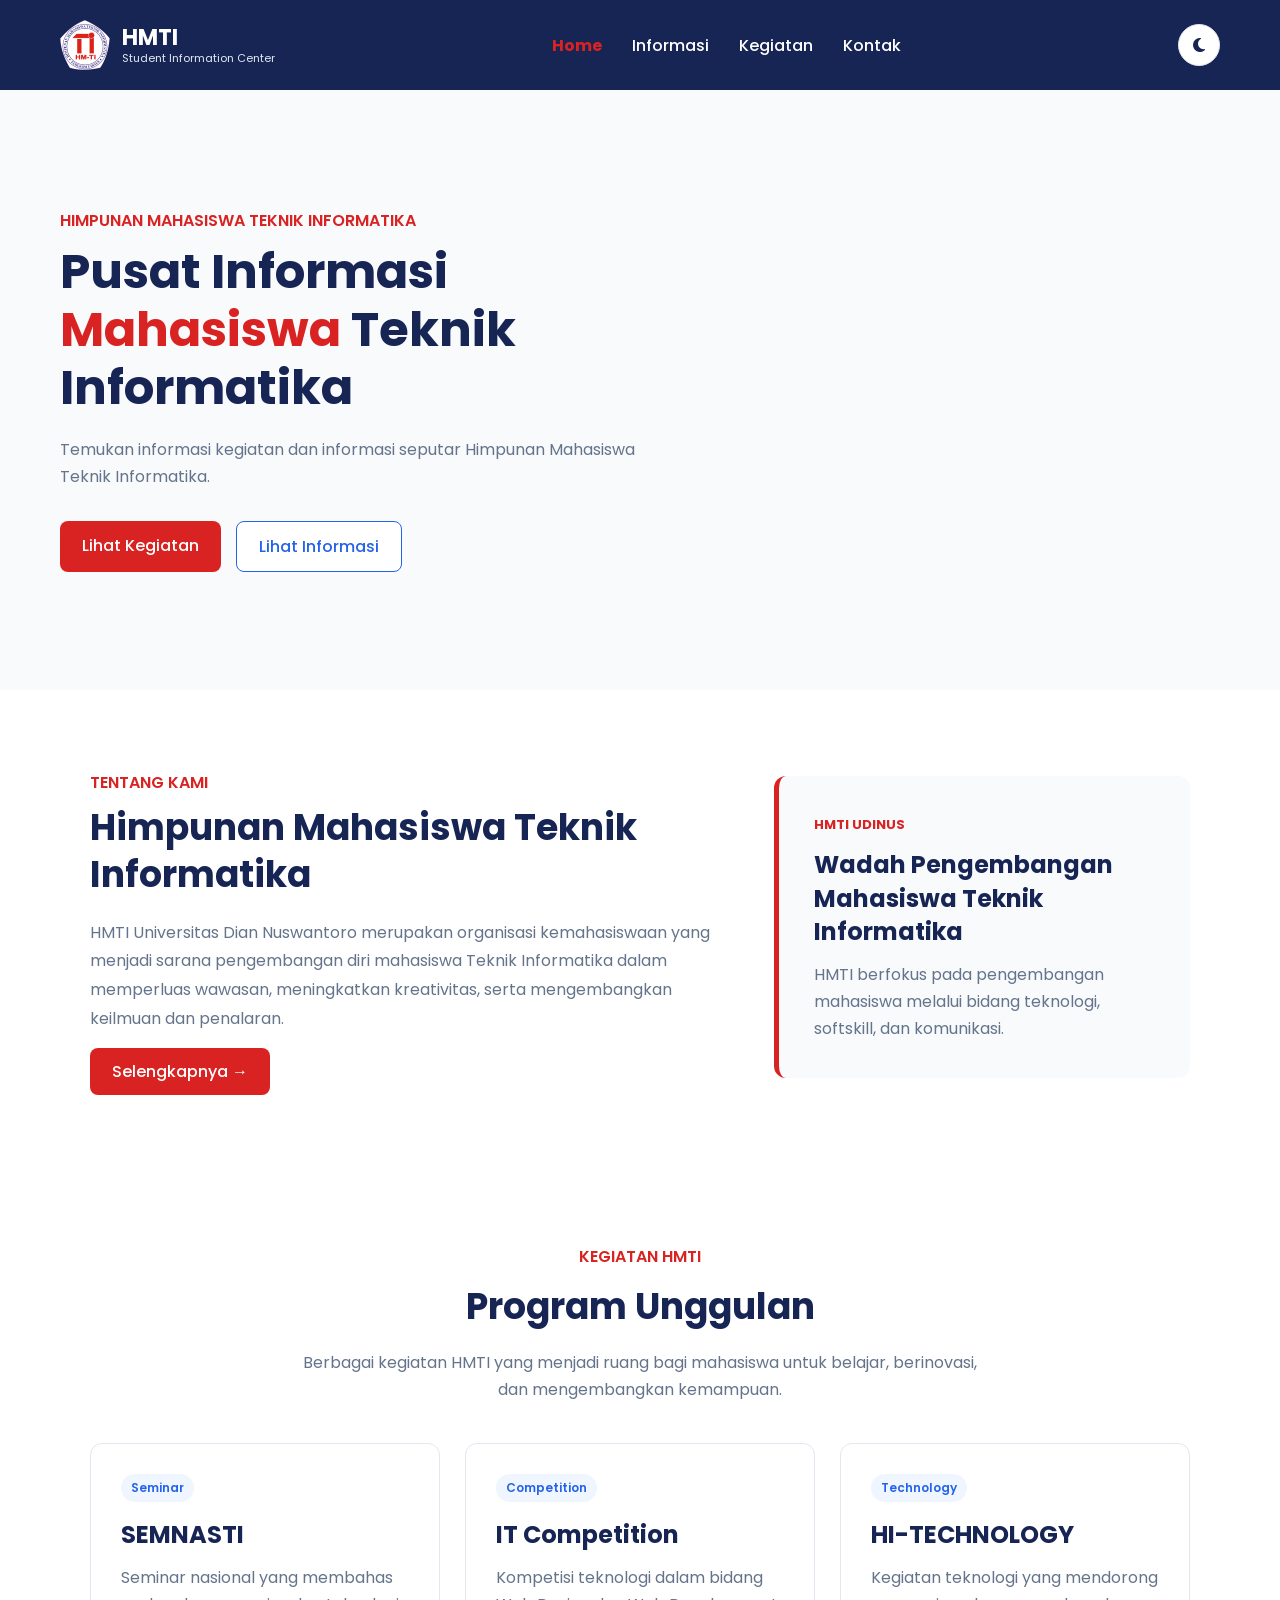
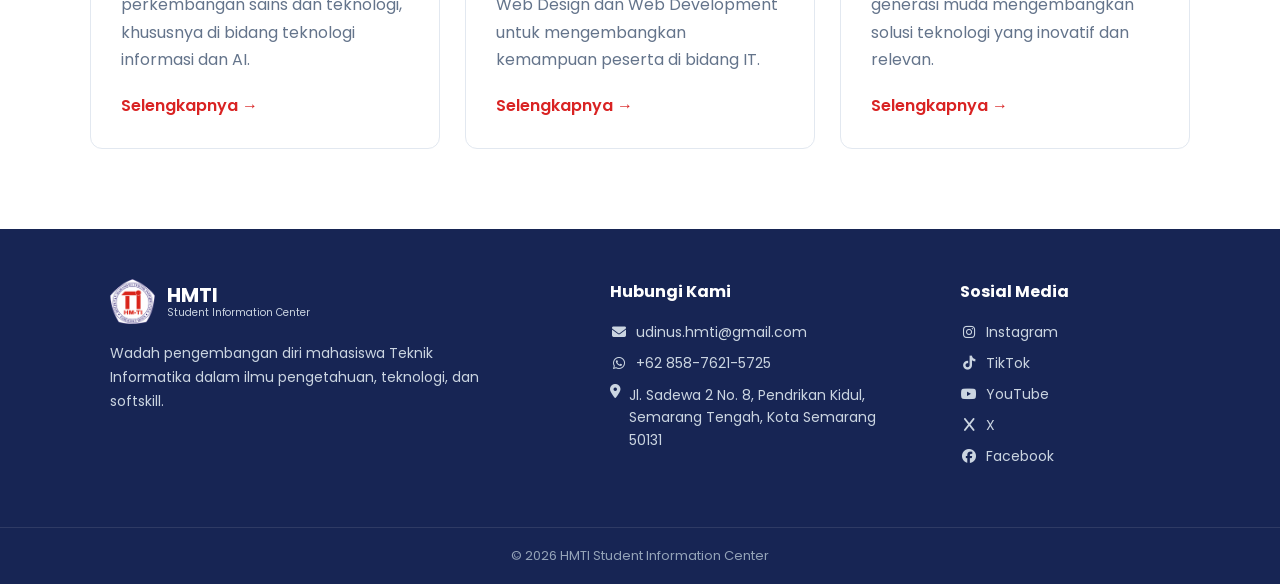
<file: index.html>
<!DOCTYPE html>
<html lang="id">
<head>
    <meta charset="UTF-8">
    <meta name="viewport" content="width=device-width, initial-scale=1.0">
    <title>HMTI Student Information Center</title>
    <link href="https://fonts.googleapis.com/css2?family=Poppins:wght@400;500;600;700&display=swap" rel="stylesheet">
    <link rel="stylesheet" href="https://cdnjs.cloudflare.com/ajax/libs/font-awesome/6.5.2/css/all.min.css">
    <link rel="stylesheet" href="css/style.css">
</head>
<body>
    <script>
        if (localStorage.getItem("theme") === "dark") {
            document.body.classList.add("dark-mode");
        }
    </script>

    <nav>
        <div class="brand">
            <img src="assets/LOGO_HMTI.png" alt="Logo HMTI">

            <div class="brand-text">
                <h2>HMTI</h2>
                <p>Student Information Center</p>
            </div>
        </div>

        <ul>
            <li><a href="index.html" class="active" aria-current="page">Home</a></li>
            <li><a href="informasi.html">Informasi</a></li>
            <li><a href="kegiatan.html">Kegiatan</a></li>
            <li><a href="kontak.html">Kontak</a></li>
        </ul>

        <button id="themeToggle" class="theme-toggle" aria-label="Ganti tema">
            <i class="fa-solid fa-moon"></i>
        </button>
    </nav>

    <main>
        <section class="hero">
            <div class="hero-text">
                <p class="subtitle">HIMPUNAN MAHASISWA TEKNIK INFORMATIKA</p>
                <h1>
                    Pusat Informasi<br>
                    <span>Mahasiswa</span>
                    Teknik Informatika
                </h1>
                <p>
                    Temukan informasi kegiatan dan informasi seputar
                    Himpunan Mahasiswa Teknik Informatika.
                </p>

                <div class="hero-buttons">
                    <a href="kegiatan.html" class="btn">
                        Lihat Kegiatan
                    </a>

                    <a href="informasi.html" class="btn-outline">
                        Lihat Informasi
                    </a>
                </div>
            </div>
        </section>

        <section class="about-section scroll-animation">
            <div class="about-container">
                <div class="about-text">
                    <p class="subtitle">TENTANG KAMI</p>

                    <h2>
                        Himpunan Mahasiswa
                        Teknik Informatika
                    </h2>

                    <p>
                        HMTI Universitas Dian Nuswantoro merupakan organisasi
                        kemahasiswaan yang menjadi sarana pengembangan diri
                        mahasiswa Teknik Informatika dalam memperluas wawasan,
                        meningkatkan kreativitas, serta mengembangkan keilmuan
                        dan penalaran.
                    </p>

                    <a href="informasi.html" class="btn">
                        Selengkapnya →
                    </a>
                </div>

                <div class="about-box">
                    <span>HMTI UDINUS</span>

                    <h3>
                        Wadah Pengembangan
                        Mahasiswa Teknik Informatika
                    </h3>

                    <p>
                        HMTI berfokus pada pengembangan mahasiswa melalui
                        bidang teknologi, softskill, dan komunikasi.
                    </p>
                </div>
            </div>
        </section>

        <section class="highlights scroll-animation">
            <div class="section-heading">
                <p class="subtitle">KEGIATAN HMTI</p>
                <h2>Program Unggulan</h2>
                <p>
                    Berbagai kegiatan HMTI yang menjadi ruang bagi mahasiswa
                    untuk belajar, berinovasi, dan mengembangkan kemampuan.
                </p>
            </div>

            <div class="activity-container">
                <article class="activity-card scroll-animation">
                    <div class="activity-content">
                        <span class="activity-tag">Seminar</span>
                        <h3>SEMNASTI</h3>
                        <p>
                            Seminar nasional yang membahas perkembangan
                            sains dan teknologi, khususnya di bidang
                            teknologi informasi dan AI.
                        </p>

                        <a href="kegiatan.html">
                            Selengkapnya →
                        </a>
                    </div>
                </article>

                <article class="activity-card">
                    <div class="activity-content">
                        <span class="activity-tag">Competition</span>
                        <h3>IT Competition</h3>
                        <p>
                            Kompetisi teknologi dalam bidang Web Design
                            dan Web Development untuk mengembangkan
                            kemampuan peserta di bidang IT.
                        </p>

                        <a href="kegiatan.html">
                            Selengkapnya →
                        </a>
                    </div>
                </article>

                <article class="activity-card">
                    <div class="activity-content">
                        <span class="activity-tag">Technology</span>
                        <h3>HI-TECHNOLOGY</h3>
                        <p>
                            Kegiatan teknologi yang mendorong generasi muda
                            mengembangkan solusi teknologi yang inovatif
                            dan relevan.
                        </p>

                        <a href="kegiatan.html">
                            Selengkapnya →
                        </a>
                    </div>
                </article>
            </div>
        </section>
    </main>

    <footer>
        <div class="footer-container">
            <div class="footer-brand">
                <div class="footer-logo">
                    <img src="assets/LOGO_HMTI.png" alt="Logo HMTI">

                    <div>
                        <h2>HMTI</h2>
                        <p>Student Information Center</p>
                    </div>
                </div>

                <p>
                    Wadah pengembangan diri mahasiswa Teknik Informatika
                    dalam ilmu pengetahuan, teknologi, dan softskill.
                </p>
            </div>

            <div class="footer-contact">
                <h3>Hubungi Kami</h3>

                <a href="mailto:udinus.hmti@gmail.com">
                    <i class="fa-solid fa-envelope"></i>
                    udinus.hmti@gmail.com
                </a>

                <a href="https://wa.me/6285876215725" target="_blank">
                    <i class="fa-brands fa-whatsapp"></i>
                    +62 858-7621-5725
                </a>

                <p>
                    <i class="fa-solid fa-location-dot"></i>
                    Jl. Sadewa 2 No. 8, Pendrikan Kidul,
                    Semarang Tengah, Kota Semarang 50131
                </p>
            </div>

            <div class="footer-social">
                <h3>Sosial Media</h3>

                <a href="https://www.instagram.com/hmtiudinus" target="_blank">
                    <i class="fa-brands fa-instagram"></i>
                    Instagram
                </a>

                <a href="https://www.tiktok.com/@hmtiudinus" target="_blank">
                    <i class="fa-brands fa-tiktok"></i>
                    TikTok
                </a>

                <a href="https://www.youtube.com/@hmtiudinus4102" target="_blank">
                    <i class="fa-brands fa-youtube"></i>
                    YouTube
                </a>

                <a href="https://x.com/hmtiudinus" target="_blank">
                    <i class="fa-brands fa-x"></i>
                    X
                </a>

                <a href="https://www.facebook.com/hmti.udinus" target="_blank">
                    <i class="fa-brands fa-facebook"></i>
                    Facebook
                </a>
            </div>
        </div>

        <div class="footer-bottom">
            <p>
                &copy; 2026 HMTI Student Information Center
            </p>
        </div>
    </footer>

    <script src="js/script.js"></script>
</body>
</html>
</file>
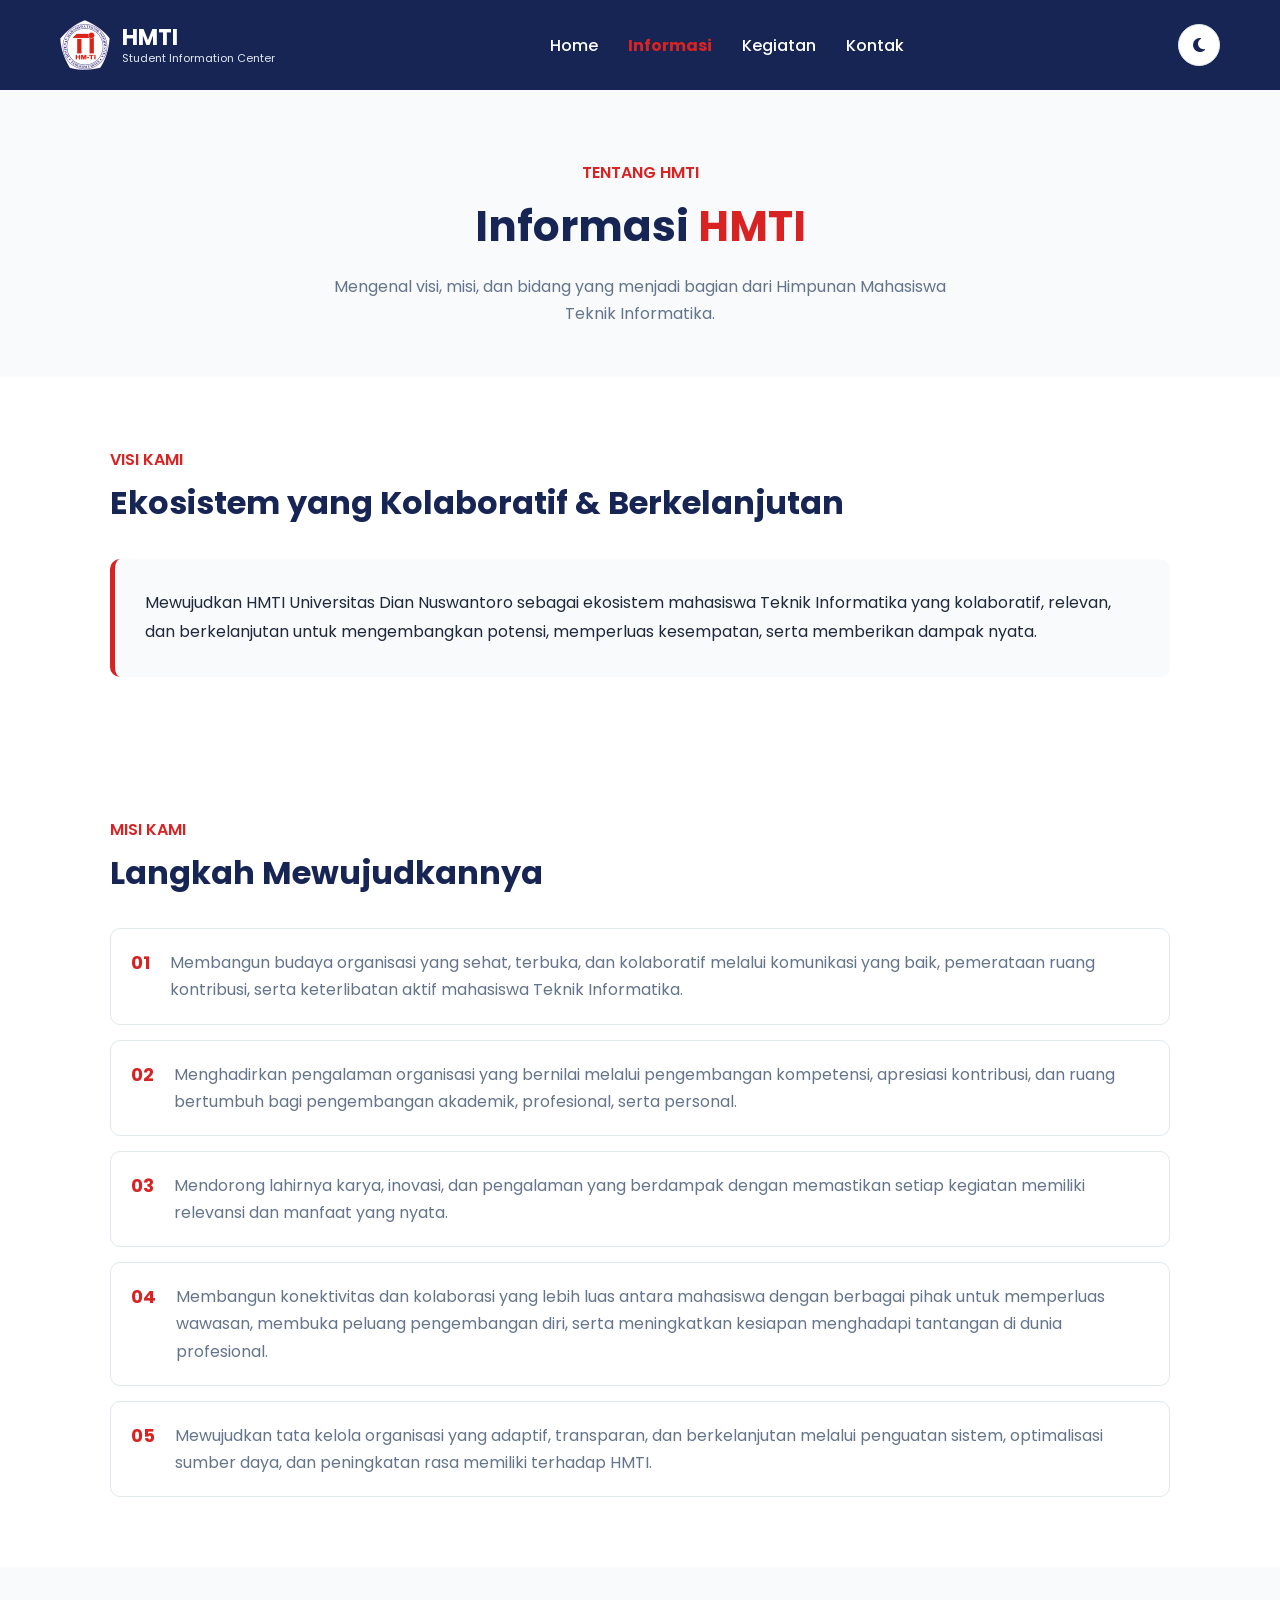
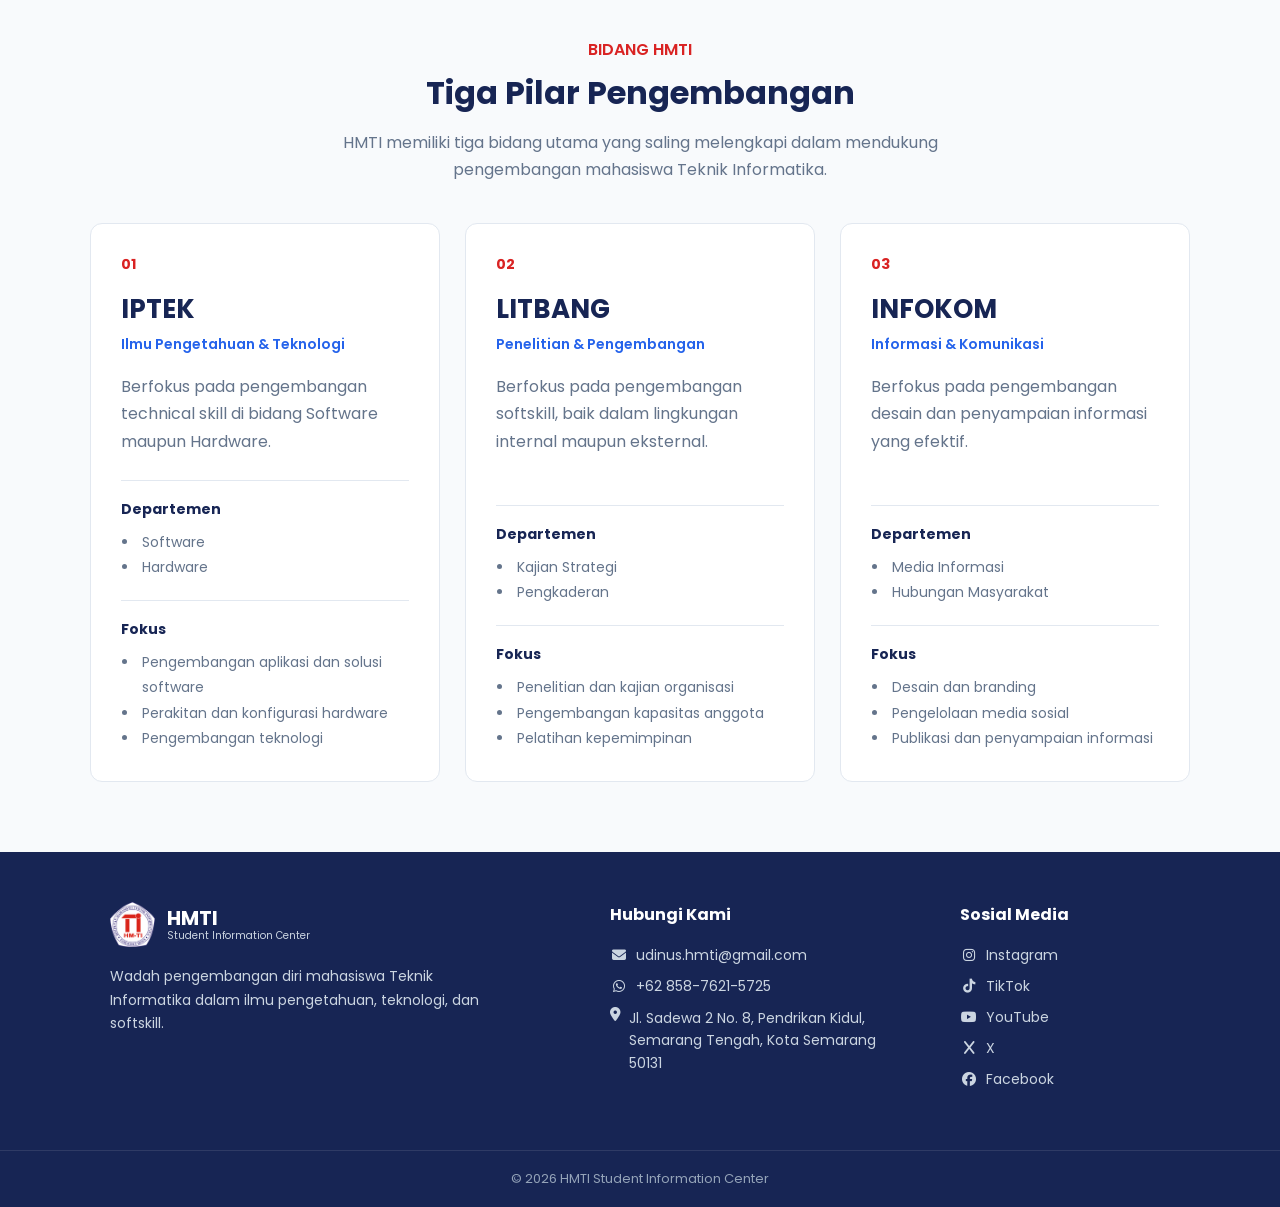
<file: informasi.html>
<!DOCTYPE html>
<html lang="id">
<head>
    <meta charset="UTF-8">
    <meta name="viewport" content="width=device-width, initial-scale=1.0">
    <title>Informasi - HMTI Student Information Center</title>
    <link href="https://fonts.googleapis.com/css2?family=Poppins:wght@400;500;600;700&display=swap" rel="stylesheet">
    <link rel="stylesheet" href="https://cdnjs.cloudflare.com/ajax/libs/font-awesome/6.5.2/css/all.min.css">
    <link rel="stylesheet" href="css/style.css">
</head>
<body>
    <script>
        if (localStorage.getItem("theme") === "dark") {
            document.body.classList.add("dark-mode");
        }
    </script>

    <nav>
        <div class="brand">
            <img src="assets/LOGO_HMTI.png" alt="Logo HMTI">

            <div class="brand-text">
                <h2>HMTI</h2>
                <p>Student Information Center</p>
            </div>
        </div>

        <ul>
            <li><a href="index.html">Home</a></li>
            <li><a href="informasi.html" class="active" aria-current="page">Informasi</a></li>
            <li><a href="kegiatan.html">Kegiatan</a></li>
            <li><a href="kontak.html">Kontak</a></li>
        </ul>

        <button id="themeToggle" class="theme-toggle" aria-label="Ganti tema">
            <i class="fa-solid fa-moon"></i>
        </button>
    </nav>

    <main>
        <section class="page-header">
            <p class="subtitle">TENTANG HMTI</p>

            <h1>Informasi <span>HMTI</span></h1>

            <p>
                Mengenal visi, misi, dan bidang yang menjadi bagian
                dari Himpunan Mahasiswa Teknik Informatika.
            </p>
        </section>

        <section class="info-section scroll-animation">

            <div class="info-heading">
                <p class="subtitle">VISI KAMI</p>

                <h2>Ekosistem yang Kolaboratif & Berkelanjutan</h2>
            </div>

            <div class="vision-box">
                <p>
                    Mewujudkan HMTI Universitas Dian Nuswantoro sebagai
                    ekosistem mahasiswa Teknik Informatika yang kolaboratif,
                    relevan, dan berkelanjutan untuk mengembangkan potensi,
                    memperluas kesempatan, serta memberikan dampak nyata.
                </p>
            </div>

        </section>

        <section class="info-section mission-section">

            <div class="info-heading">
                <p class="subtitle">MISI KAMI</p>

                <h2>Langkah Mewujudkannya</h2>
            </div>

            <div class="mission-list">
                <div class="mission-item scroll-animation">
                    <span>01</span>

                    <p>
                        Membangun budaya organisasi yang sehat, terbuka,
                        dan kolaboratif melalui komunikasi yang baik,
                        pemerataan ruang kontribusi, serta keterlibatan
                        aktif mahasiswa Teknik Informatika.
                    </p>
                </div>

                <div class="mission-item scroll-animation">
                    <span>02</span>

                    <p>
                        Menghadirkan pengalaman organisasi yang bernilai
                        melalui pengembangan kompetensi, apresiasi kontribusi,
                        dan ruang bertumbuh bagi pengembangan akademik,
                        profesional, serta personal.
                    </p>
                </div>

                <div class="mission-item scroll-animation">
                    <span>03</span>

                    <p>
                        Mendorong lahirnya karya, inovasi, dan pengalaman
                        yang berdampak dengan memastikan setiap kegiatan
                        memiliki relevansi dan manfaat yang nyata.
                    </p>
                </div>

                <div class="mission-item scroll-animation">
                    <span>04</span>

                    <p>
                        Membangun konektivitas dan kolaborasi yang lebih luas
                        antara mahasiswa dengan berbagai pihak untuk
                        memperluas wawasan, membuka peluang pengembangan diri,
                        serta meningkatkan kesiapan menghadapi tantangan
                        di dunia profesional.
                    </p>
                </div>

                <div class="mission-item scroll-animation">
                    <span>05</span>

                    <p>
                        Mewujudkan tata kelola organisasi yang adaptif,
                        transparan, dan berkelanjutan melalui penguatan sistem,
                        optimalisasi sumber daya, dan peningkatan rasa memiliki
                        terhadap HMTI.
                    </p>
                </div>

            </div>

        </section>

        <section class="info-section fields-section">

            <div class="info-heading">
                <p class="subtitle">BIDANG HMTI</p>

                <h2>Tiga Pilar Pengembangan</h2>

                <p>
                    HMTI memiliki tiga bidang utama yang saling melengkapi
                    dalam mendukung pengembangan mahasiswa Teknik Informatika.
                </p>
            </div>

            <div class="field-container">
                <article class="field-card scroll-animation">
                    <span class="field-number">01</span>

                    <h3>IPTEK</h3>

                    <p class="field-title">
                        Ilmu Pengetahuan & Teknologi
                    </p>

                    <p class="field-description">
                        Berfokus pada pengembangan technical skill
                        di bidang Software maupun Hardware.
                    </p>

                    <div class="field-detail">
                        <h4>Departemen</h4>

                        <ul>
                            <li>Software</li>
                            <li>Hardware</li>
                        </ul>
                    </div>

                    <div class="field-detail">
                        <h4>Fokus</h4>

                        <ul>
                            <li>Pengembangan aplikasi dan solusi software</li>
                            <li>Perakitan dan konfigurasi hardware</li>
                            <li>Pengembangan teknologi</li>
                        </ul>
                    </div>
                </article>


                <article class="field-card scroll-animation">
                    <span class="field-number">02</span>

                    <h3>LITBANG</h3>

                    <p class="field-title">
                        Penelitian & Pengembangan
                    </p>

                    <p class="field-description">
                        Berfokus pada pengembangan softskill,
                        baik dalam lingkungan internal maupun eksternal.
                    </p>

                    <div class="field-detail">
                        <h4>Departemen</h4>

                        <ul>
                            <li>Kajian Strategi</li>
                            <li>Pengkaderan</li>
                        </ul>
                    </div>

                    <div class="field-detail">
                        <h4>Fokus</h4>

                        <ul>
                            <li>Penelitian dan kajian organisasi</li>
                            <li>Pengembangan kapasitas anggota</li>
                            <li>Pelatihan kepemimpinan</li>
                        </ul>
                    </div>
                </article>


                <article class="field-card scroll-animation">
                    <span class="field-number">03</span>

                    <h3>INFOKOM</h3>

                    <p class="field-title">
                        Informasi & Komunikasi
                    </p>

                    <p class="field-description">
                        Berfokus pada pengembangan desain
                        dan penyampaian informasi yang efektif.
                    </p>

                    <div class="field-detail">
                        <h4>Departemen</h4>

                        <ul>
                            <li>Media Informasi</li>
                            <li>Hubungan Masyarakat</li>
                        </ul>
                    </div>

                    <div class="field-detail">
                        <h4>Fokus</h4>

                        <ul>
                            <li>Desain dan branding</li>
                            <li>Pengelolaan media sosial</li>
                            <li>Publikasi dan penyampaian informasi</li>
                        </ul>
                    </div>
                </article>
            </div>
        </section>
    </main>

    <footer>
        <div class="footer-container">
            <div class="footer-brand">
                <div class="footer-logo">
                    <img src="assets/LOGO_HMTI.png" alt="Logo HMTI">

                    <div>
                        <h2>HMTI</h2>
                        <p>Student Information Center</p>
                    </div>
                </div>

                <p>
                    Wadah pengembangan diri mahasiswa Teknik Informatika
                    dalam ilmu pengetahuan, teknologi, dan softskill.
                </p>
            </div>

            <div class="footer-contact">
                <h3>Hubungi Kami</h3>

                <a href="mailto:udinus.hmti@gmail.com">
                    <i class="fa-solid fa-envelope"></i>
                    udinus.hmti@gmail.com
                </a>

                <a href="https://wa.me/6285876215725" target="_blank">
                    <i class="fa-brands fa-whatsapp"></i>
                    +62 858-7621-5725
                </a>

                <p>
                    <i class="fa-solid fa-location-dot"></i>
                    Jl. Sadewa 2 No. 8, Pendrikan Kidul,
                    Semarang Tengah, Kota Semarang 50131
                </p>
            </div>

            <div class="footer-social">
                <h3>Sosial Media</h3>

                <a href="https://www.instagram.com/hmtiudinus" target="_blank">
                    <i class="fa-brands fa-instagram"></i>
                    Instagram
                </a>

                <a href="https://www.tiktok.com/@hmtiudinus" target="_blank">
                    <i class="fa-brands fa-tiktok"></i>
                    TikTok
                </a>

                <a href="https://www.youtube.com/@hmtiudinus4102" target="_blank">
                    <i class="fa-brands fa-youtube"></i>
                    YouTube
                </a>

                <a href="https://x.com/hmtiudinus" target="_blank">
                    <i class="fa-brands fa-x"></i>
                    X
                </a>

                <a href="https://www.facebook.com/hmti.udinus" target="_blank">
                    <i class="fa-brands fa-facebook"></i>
                    Facebook
                </a>
            </div>
        </div>

        <div class="footer-bottom">
            <p>
                &copy; 2026 HMTI Student Information Center
            </p>
        </div>
    </footer>

    <script src="js/script.js"></script>
</body>
</html>
</file>
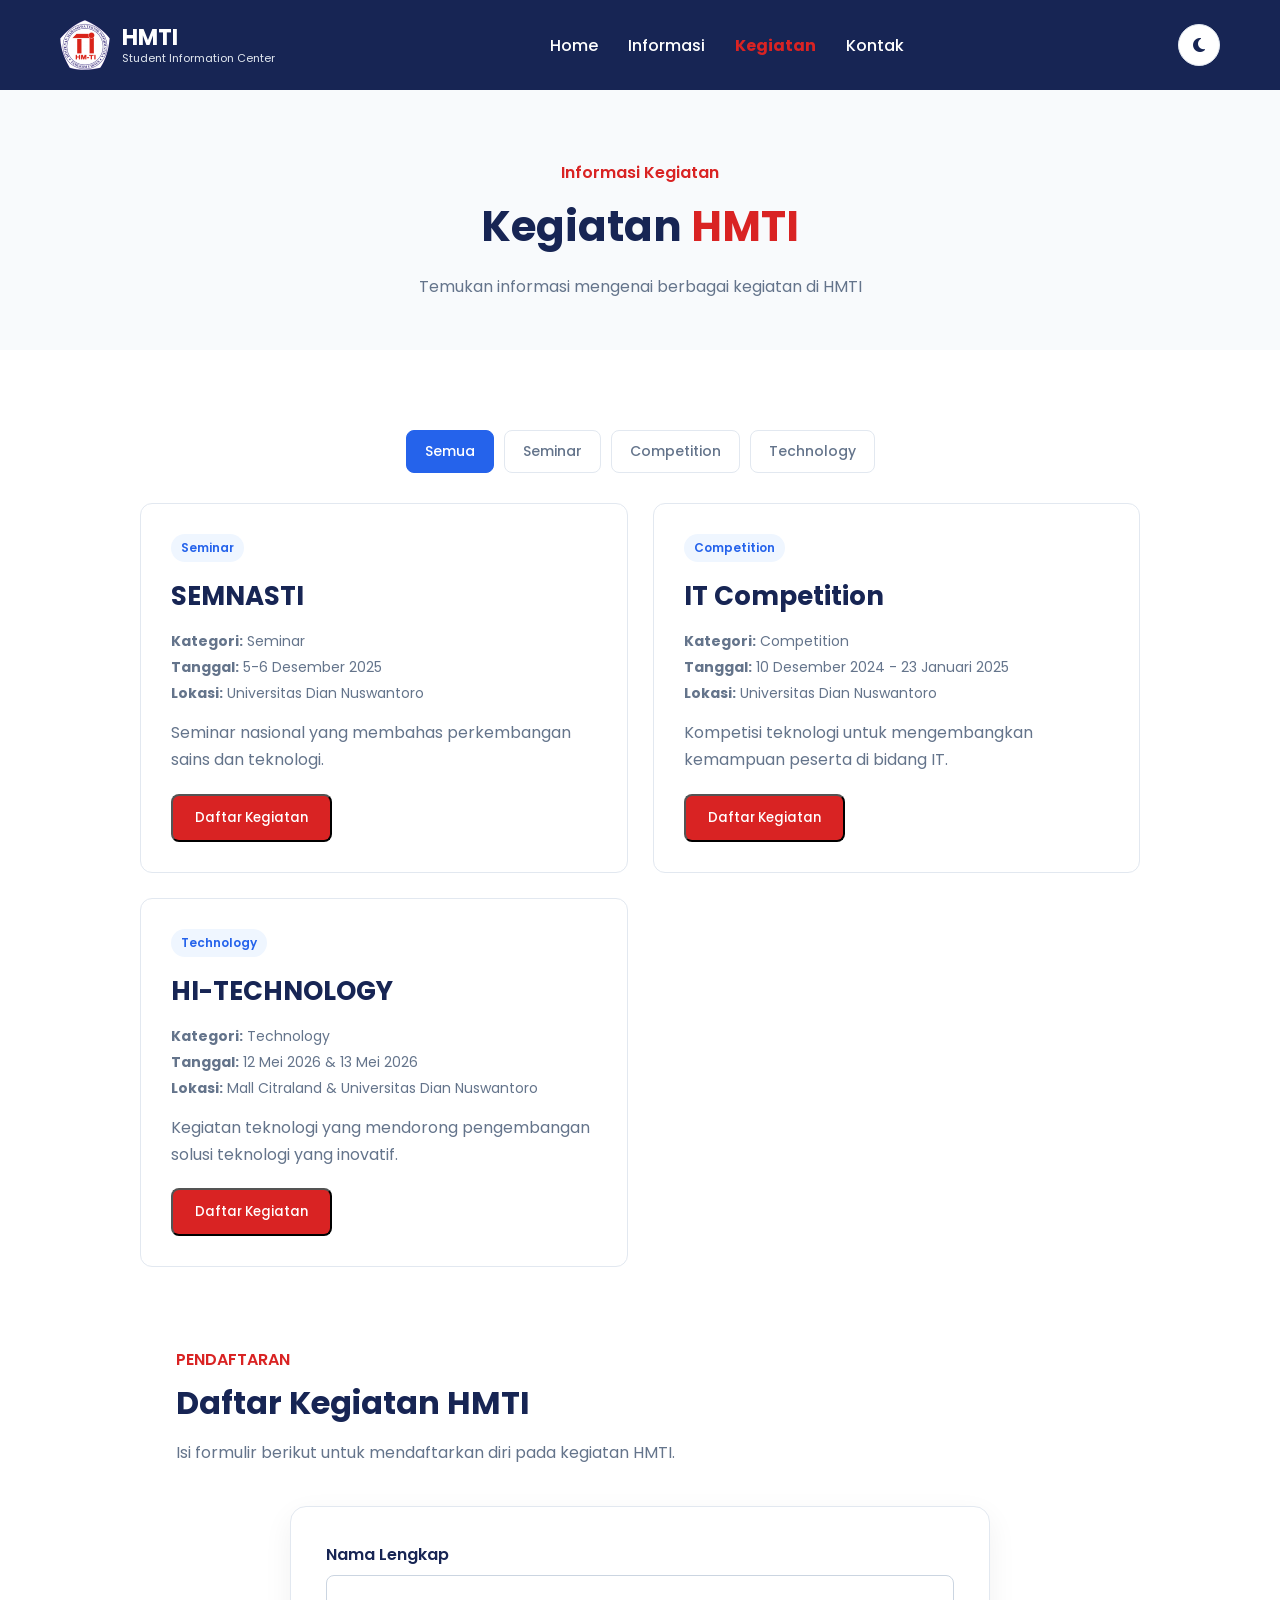
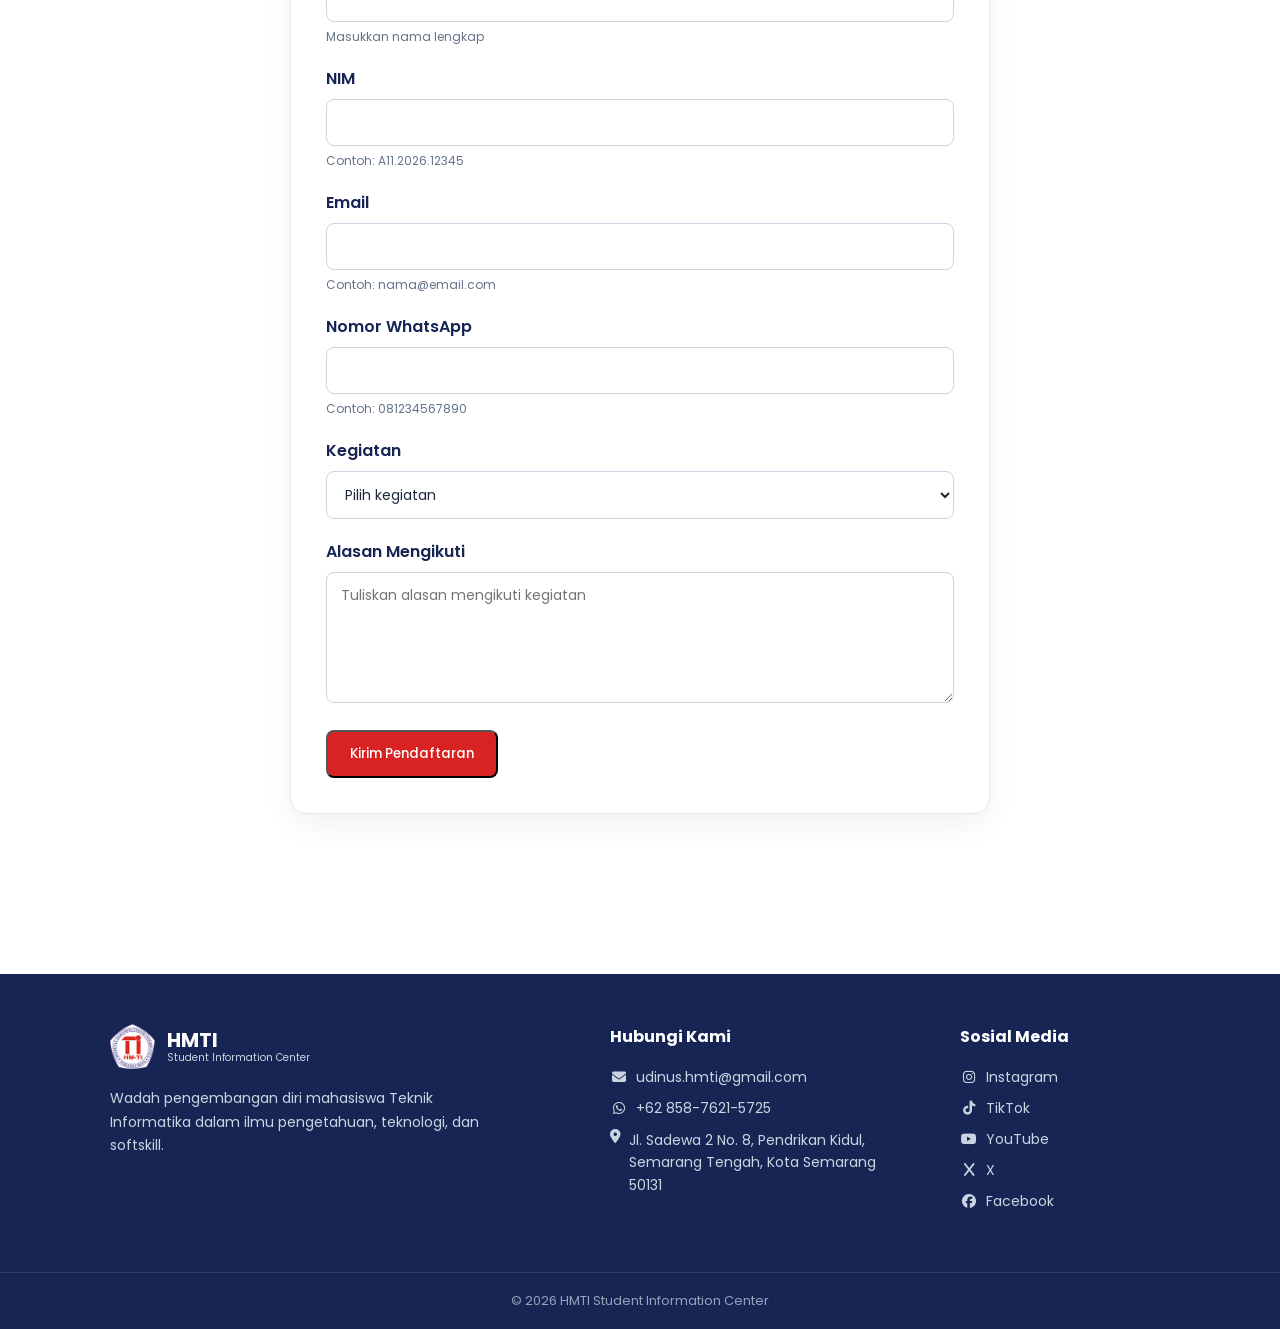
<file: kegiatan.html>
<!DOCTYPE html>
<html lang="id">
<head>
    <meta charset="UTF-8">
    <meta name="viewport" content="width=device-width, initial-scale=1.0">
    <title>Kegiatan - HMTI Student Information Center</title>
    <link href="https://fonts.googleapis.com/css2?family=Poppins:wght@400;500;600;700&display=swap" rel="stylesheet">
    <link rel="stylesheet" href="https://cdnjs.cloudflare.com/ajax/libs/font-awesome/6.5.2/css/all.min.css">
    <link rel="stylesheet" href="css/style.css">
</head>
<body>
    <script>
        if (localStorage.getItem("theme") === "dark") {
            document.body.classList.add("dark-mode");
        }
    </script>

    <nav>
        <div class="brand">
            <img src="assets/LOGO_HMTI.png" alt="Logo HMTI">

            <div class="brand-text">
                <h2>HMTI</h2>
                <p>Student Information Center</p>
            </div>
        </div>

        <ul>
            <li><a href="index.html">Home</a></li>
            <li><a href="informasi.html">Informasi</a></li>
            <li><a href="kegiatan.html" class="active" aria-current="page">Kegiatan</a></li>
            <li><a href="kontak.html">Kontak</a></li>
        </ul>

        <button id="themeToggle" class="theme-toggle" aria-label="Ganti tema">
            <i class="fa-solid fa-moon"></i>
        </button>
    </nav>

    <main>
        <section class="page-header">
            <p class="subtitle">Informasi Kegiatan</p>
            <h1>
                Kegiatan <span>HMTI</span>
            </h1>

            <p>
                Temukan informasi mengenai berbagai kegiatan di HMTI
            </p>
        </section>

        <section class="activities">
            <div class="activity-filter scroll-animation">
                <button class="filter-btn active" data-filter="all">
                    Semua
                </button>

                <button class="filter-btn" data-filter="Seminar">
                    Seminar
                </button>

                <button class="filter-btn" data-filter="Competition">
                    Competition
                </button>

                <button class="filter-btn" data-filter="Technology">
                    Technology
                </button>
            </div>

            <div class="activity-list" id="activityList"></div>

            <section class="registration-section scroll-animation" id="registrationSection">
                <div class="info-heading">
                    <p class="subtitle">PENDAFTARAN</p>
                    <h2>Daftar Kegiatan HMTI</h2>
                    <p>
                        Isi formulir berikut untuk mendaftarkan diri pada kegiatan HMTI.
                    </p>
                </div>

                <form id="registrationForm" class="registration-form">

                    <div class="form-group">
                        <label for="name">Nama Lengkap</label>
                        <input 
                            type="text"
                            id="name"
                            name="name"
                        >

                        <small class="input-hint">Masukkan nama lengkap</small>
                        <small class="error-message" id="nameError"></small>
                    </div>

                    <div class="form-group">
                        <label for="nim">NIM</label>
                        <input 
                            type="text"
                            id="nim"
                            name="nim"
                        >

                        <small class="input-hint">Contoh: A11.2026.12345</small>
                        <small class="error-message" id="nimError"></small>
                    </div>

                    <div class="form-group">
                        <label for="email">Email</label>
                        <input 
                            type="email"
                            id="email"
                            name="email"
                        >

                        <small class="input-hint">Contoh: nama@email.com</small>
                        <small class="error-message" id="emailError"></small>
                    </div>

                    <div class="form-group">
                        <label for="whatsapp">Nomor WhatsApp</label>
                        <input 
                            type="text"
                            id="whatsapp"
                            name="whatsapp"
                        >

                        <small class="input-hint">Contoh: 081234567890</small>
                        <small class="error-message" id="whatsappError"></small>
                    </div>

                    <div class="form-group">
                        <label for="activity">Kegiatan</label>

                        <select id="activity">
                            <option value="">Pilih kegiatan</option>
                        </select>

                        <small class="error-message" id="activityError"></small>
                    </div>

                    <div class="form-group">
                        <label for="reason">Alasan Mengikuti</label>

                        <textarea
                            id="reason"
                            name="reason"
                            rows="5"
                            placeholder="Tuliskan alasan mengikuti kegiatan"
                        ></textarea>

                        <small class="error-message" id="reasonError"></small>
                    </div>

                    <button type="submit" class="btn">
                        Kirim Pendaftaran
                    </button>

                    <p id="registrationMessage"></p>

                </form>

            </section>
        </section>
    </main>

    <footer>
        <div class="footer-container">
            <div class="footer-brand">
                <div class="footer-logo">
                    <img src="assets/LOGO_HMTI.png" alt="Logo HMTI">

                    <div>
                        <h2>HMTI</h2>
                        <p>Student Information Center</p>
                    </div>
                </div>

                <p>
                    Wadah pengembangan diri mahasiswa Teknik Informatika
                    dalam ilmu pengetahuan, teknologi, dan softskill.
                </p>
            </div>

            <div class="footer-contact">
                <h3>Hubungi Kami</h3>

                <a href="mailto:udinus.hmti@gmail.com">
                    <i class="fa-solid fa-envelope"></i>
                    udinus.hmti@gmail.com
                </a>

                <a href="https://wa.me/6285876215725" target="_blank">
                    <i class="fa-brands fa-whatsapp"></i>
                    +62 858-7621-5725
                </a>

                <p>
                    <i class="fa-solid fa-location-dot"></i>
                    Jl. Sadewa 2 No. 8, Pendrikan Kidul,
                    Semarang Tengah, Kota Semarang 50131
                </p>
            </div>

            <div class="footer-social">
                <h3>Sosial Media</h3>

                <a href="https://www.instagram.com/hmtiudinus" target="_blank">
                    <i class="fa-brands fa-instagram"></i>
                    Instagram
                </a>

                <a href="https://www.tiktok.com/@hmtiudinus" target="_blank">
                    <i class="fa-brands fa-tiktok"></i>
                    TikTok
                </a>

                <a href="https://www.youtube.com/@hmtiudinus4102" target="_blank">
                    <i class="fa-brands fa-youtube"></i>
                    YouTube
                </a>

                <a href="https://x.com/hmtiudinus" target="_blank">
                    <i class="fa-brands fa-x"></i>
                    X
                </a>

                <a href="https://www.facebook.com/hmti.udinus" target="_blank">
                    <i class="fa-brands fa-facebook"></i>
                    Facebook
                </a>
            </div>
        </div>

        <div class="footer-bottom">
            <p>
                &copy; 2026 HMTI Student Information Center
            </p>
        </div>
    </footer>

    <script src="js/script.js"></script>
</body>
</html>
</file>
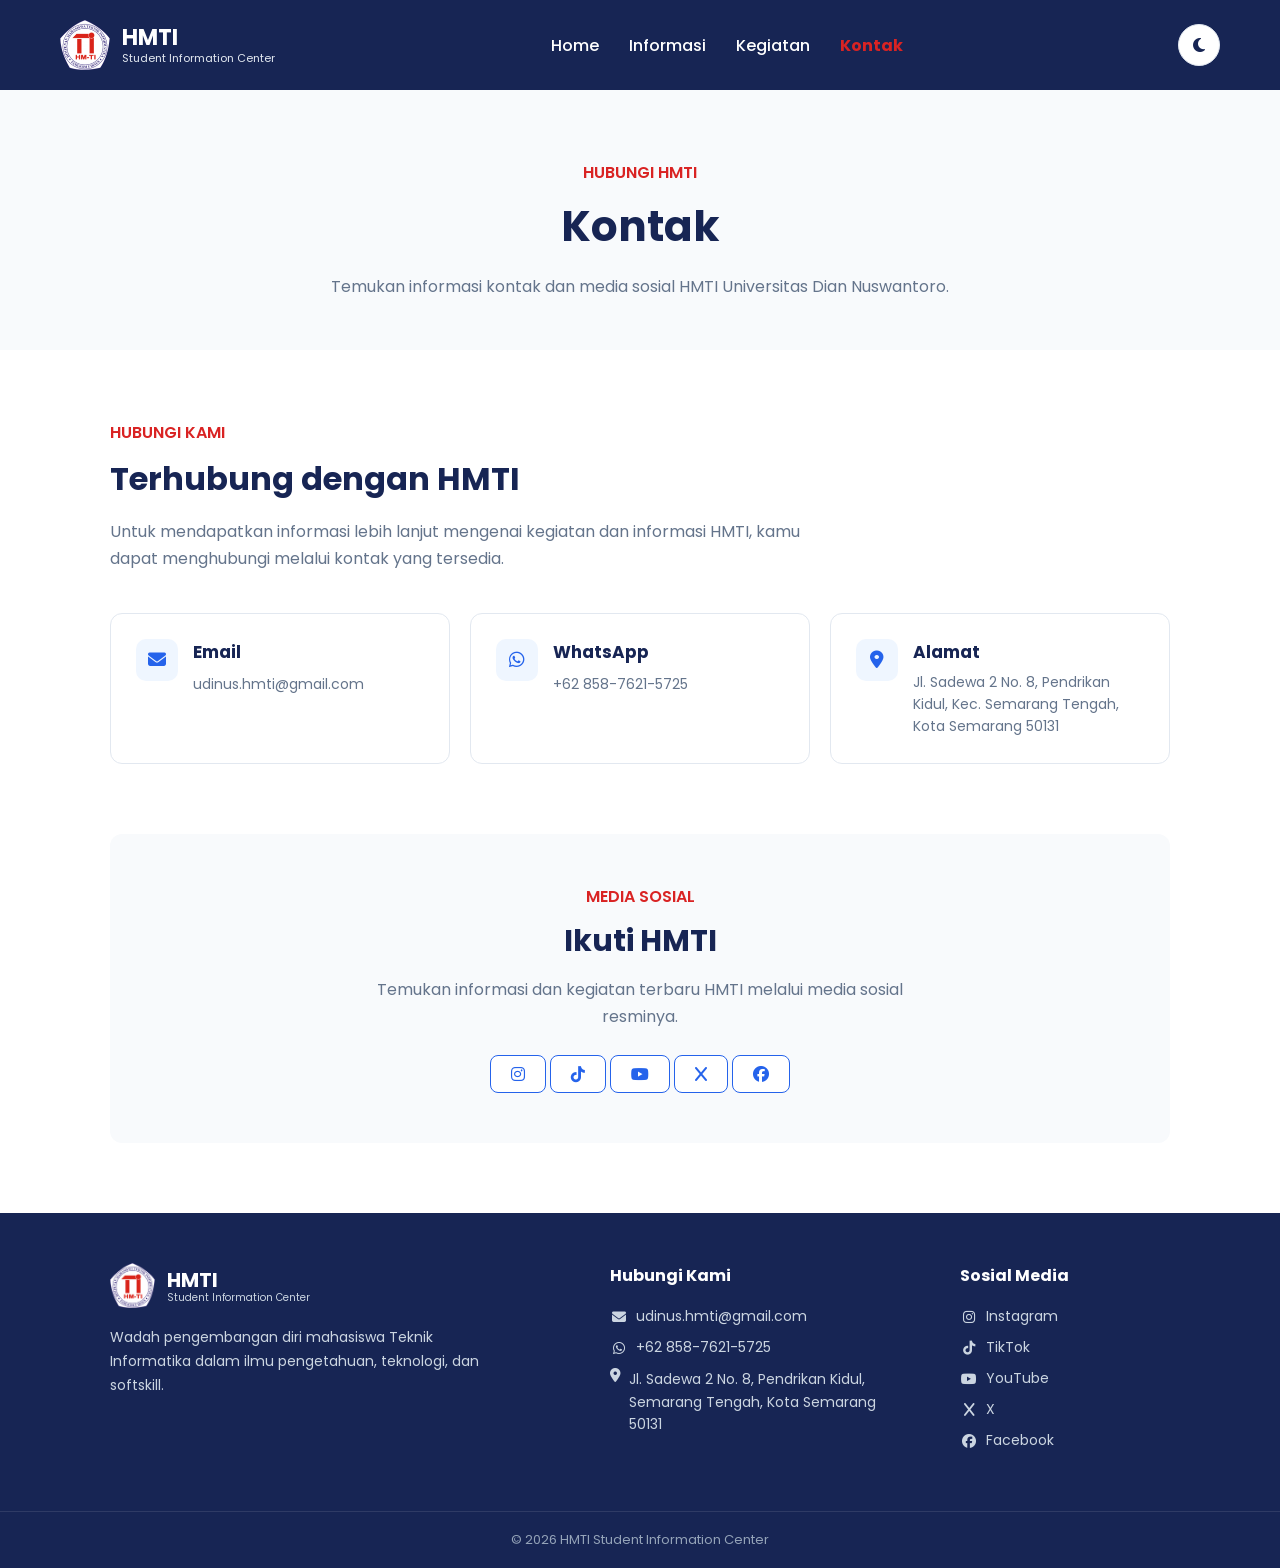
<file: kontak.html>
<!DOCTYPE html>
<html lang="id">
<head>
    <meta charset="UTF-8">
    <meta name="viewport" content="width=device-width, initial-scale=1.0">
    <title>Kontak - HMTI Student Information Center</title>
    <link href="https://fonts.googleapis.com/css2?family=Poppins:wght@400;500;600;700&display=swap" rel="stylesheet">
    <link rel="stylesheet" href="https://cdnjs.cloudflare.com/ajax/libs/font-awesome/6.5.2/css/all.min.css">
    <link rel="stylesheet" href="css/style.css">
</head>
<body>
    <script>
        if (localStorage.getItem("theme") === "dark") {
            document.body.classList.add("dark-mode");
        }
    </script>

    <nav>
        <div class="brand">
            <img src="assets/LOGO_HMTI.png" alt="Logo HMTI">

            <div class="brand-text">
                <h2>HMTI</h2>
                <p>Student Information Center</p>
            </div>
        </div>

        <ul>
            <li><a href="index.html">Home</a></li>
            <li><a href="informasi.html">Informasi</a></li>
            <li><a href="kegiatan.html">Kegiatan</a></li>
            <li><a href="kontak.html" class="active" aria-current="page">Kontak</a></li>
        </ul>

        <button id="themeToggle" class="theme-toggle" aria-label="Ganti tema">
            <i class="fa-solid fa-moon"></i>
        </button>
    </nav>

    <main>
        <section class="page-header">
            <p class="subtitle">HUBUNGI HMTI</p>

            <h1>Kontak</h1>

            <p>
                Temukan informasi kontak dan media sosial
                HMTI Universitas Dian Nuswantoro.
            </p>
        </section>

        <section class="contact-section">
            <div class="contact-heading">
                <p class="subtitle">HUBUNGI KAMI</p>

                <h2>Terhubung dengan HMTI</h2>

                <p>
                    Untuk mendapatkan informasi lebih lanjut mengenai
                    kegiatan dan informasi HMTI, kamu dapat menghubungi
                    melalui kontak yang tersedia.
                </p>
            </div>


            <div class="contact-container">
                <div class="contact-card scroll-animation">
                    <span class="contact-icon">
                        <i class="fa-solid fa-envelope"></i>
                    </span>

                    <div>
                        <h3>Email</h3>

                        <a href="mailto:udinus.hmti@gmail.com">
                            udinus.hmti@gmail.com
                        </a>
                    </div>
                </div>

                <div class="contact-card scroll-animation">
                    <span class="contact-icon">
                        <i class="fa-brands fa-whatsapp"></i>
                    </span>

                    <div>
                        <h3>WhatsApp</h3>

                        <a href="https://wa.me/6285876215725" target="_blank">
                            +62 858-7621-5725
                        </a>
                    </div>
                </div>

                <div class="contact-card scroll-animation">
                    <span class="contact-icon">
                        <i class="fa-solid fa-location-dot"></i>
                    </span>

                    <div>
                        <h3>Alamat</h3>

                        <p>
                            Jl. Sadewa 2 No. 8,
                            Pendrikan Kidul,
                            Kec. Semarang Tengah,
                            Kota Semarang 50131
                        </p>
                    </div>
                </div>
            </div>

            <div class="social-section scroll-animation">
                <p class="subtitle">MEDIA SOSIAL</p>

                <h2>Ikuti HMTI</h2>

                <p>
                    Temukan informasi dan kegiatan terbaru HMTI
                    melalui media sosial resminya.
                </p>

                <div class="social-links">
                    <a href="https://www.instagram.com/hmtiudinus" class="social-link">
                        <i class="fa-brands fa-instagram"></i>
                    </a>

                    <a href="https://www.tiktok.com/@hmtiudinus" class="social-link">
                        <i class="fa-brands fa-tiktok"></i>
                    </a>

                    <a href="https://www.youtube.com/@hmtiudinus4102" class="social-link">
                        <i class="fa-brands fa-youtube"></i>
                    </a>

                    <a href="https://x.com/hmtiudinus" class="social-link">
                        <i class="fa-brands fa-x"></i>
                    </a>

                    <a href="https://www.facebook.com/hmti.udinus" class="social-link">
                        <i class="fa-brands fa-facebook"></i>
                    </a>
                </div>
            </div>
        </section>
    </main>

    <footer>
        <div class="footer-container">
            <div class="footer-brand">
                <div class="footer-logo">
                    <img src="assets/LOGO_HMTI.png" alt="Logo HMTI">

                    <div>
                        <h2>HMTI</h2>
                        <p>Student Information Center</p>
                    </div>
                </div>

                <p>
                    Wadah pengembangan diri mahasiswa Teknik Informatika
                    dalam ilmu pengetahuan, teknologi, dan softskill.
                </p>
            </div>

            <div class="footer-contact">
                <h3>Hubungi Kami</h3>

                <a href="mailto:udinus.hmti@gmail.com">
                    <i class="fa-solid fa-envelope"></i>
                    udinus.hmti@gmail.com
                </a>

                <a href="https://wa.me/6285876215725" target="_blank">
                    <i class="fa-brands fa-whatsapp"></i>
                    +62 858-7621-5725
                </a>

                <p>
                    <i class="fa-solid fa-location-dot"></i>
                    Jl. Sadewa 2 No. 8, Pendrikan Kidul,
                    Semarang Tengah, Kota Semarang 50131
                </p>
            </div>

            <div class="footer-social">
                <h3>Sosial Media</h3>

                <a href="https://www.instagram.com/hmtiudinus" target="_blank">
                    <i class="fa-brands fa-instagram"></i>
                    Instagram
                </a>

                <a href="https://www.tiktok.com/@hmtiudinus" target="_blank">
                    <i class="fa-brands fa-tiktok"></i>
                    TikTok
                </a>

                <a href="https://www.youtube.com/@hmtiudinus4102" target="_blank">
                    <i class="fa-brands fa-youtube"></i>
                    YouTube
                </a>

                <a href="https://x.com/hmtiudinus" target="_blank">
                    <i class="fa-brands fa-x"></i>
                    X
                </a>

                <a href="https://www.facebook.com/hmti.udinus" target="_blank">
                    <i class="fa-brands fa-facebook"></i>
                    Facebook
                </a>
            </div>
        </div>

        <div class="footer-bottom">
            <p>
                &copy; 2026 HMTI Student Information Center
            </p>
        </div>
    </footer>

    <script src="js/script.js"></script>
</body>
</html>
</file>
<file: css/style.css>
* {
    margin: 0;
    padding: 0;
    box-sizing: border-box;
    font-family: Poppins, sans-serif;
}

body {
    background: #FFFFFF;
    color: #172554;

    transition:
        background-color 0.3s ease,
        color 0.3s ease;
}

nav {
    display: flex;
    justify-content: space-between;
    align-items: center;
    padding: 20px 60px;

    background: #172554;
    color: #FFFFFF;

    position: sticky;
    top: 0;
    z-index: 100;

    transition:
        background-color 0.3s ease,
        color 0.3s ease;
}

.brand {
    display: flex;
    align-items: center;
    gap: 12px;
}

.brand img {
    width: 50px;
    height: 50px;
    object-fit: contain;
}

.brand-text h2 {
    color: #FFFFFF;
    font-size: 22px;
    line-height: 1.2;
}

.brand-text p {
    color: #E2E8F0;
    font-size: 11px;
    font-weight: 400;
    line-height: 1.2;
}

nav ul {
    display: flex;
    gap: 30px;
    list-style: none;
}

nav a {
    color: #FFFFFF;
    text-decoration: none;
    font-weight: 500;
    transition: 0.2s;
}

nav a:hover {
    color: #D92323;
}

nav a.active {
    color: #D92323;
    font-weight: 700;
}

.theme-toggle {
    width: 42px;
    height: 42px;

    display: flex;
    align-items: center;
    justify-content: center;

    border: 1px solid #E2E8F0;
    border-radius: 50%;

    background: #FFFFFF;
    color: #172554;

    font-size: 16px;

    cursor: pointer;

    transition:
        background-color 0.3s ease,
        color 0.3s ease,
        border-color 0.3s ease;
}

.theme-toggle:hover {
    background: #EFF6FF;
    color: #2563EB;
}

.subtitle {
    color: #D92323;
    font-weight: 600;
    margin-bottom: 10px;
}

.hero {
    min-height: 600px;

    display: flex;
    align-items: center;

    padding: 80px 60px;

    background: #F8FAFC;

    transition: background-color 0.3s ease;
}

.hero-text {
    max-width: 700px;
}

.hero h1 {
    color: #172554;
    font-size: 48px;
    line-height: 1.2;
    margin-bottom: 20px;
}

.hero h1 span {
    color: #D92323;
}

.hero-text > p:not(.subtitle) {
    max-width: 600px;
    margin-bottom: 30px;

    color: #64748B;
    line-height: 1.7;
}

.hero-buttons {
    display: flex;
    gap: 15px;
}

.btn,
.btn-outline {
    padding: 12px 22px;
    border-radius: 8px;

    text-decoration: none;
    font-weight: 500;

    transition: 0.2s;
}

.btn {
    background: #D92323;
    color: #FFFFFF;
}

.btn:hover {
    background: #B91C1C;
}

.btn-outline {
    border: 1px solid #2563EB;
    background: #FFFFFF;
    color: #2563EB;
}

.btn-outline:hover {
    background: #2563EB;
    color: #FFFFFF;
}

.about-section {
    padding: 80px 60px;
    background: #FFFFFF;

    transition: background-color 0.3s ease;
}

.about-container {
    max-width: 1100px;
    margin: auto;

    display: grid;
    grid-template-columns: 1.2fr 0.8fr;
    gap: 60px;

    align-items: center;
}

.about-text {
    max-width: 650px;
}

.about-text h2 {
    color: #172554;
    font-size: 36px;
    line-height: 1.3;
    margin-bottom: 20px;
}

.about-text > p:not(.subtitle) {
    color: #64748B;
    line-height: 1.8;
    margin-bottom: 25px;
}

.about-box {
    padding: 35px;
    border-radius: 12px;

    background: #F8FAFC;
    border-left: 5px solid #D92323;

    transition:
        background-color 0.3s ease,
        border-color 0.3s ease;
}

.about-box span {
    color: #D92323;
    font-size: 13px;
    font-weight: 700;
}

.about-box h3 {
    color: #172554;
    font-size: 24px;
    line-height: 1.4;
    margin: 12px 0;
}

.about-box p {
    color: #64748B;
    line-height: 1.7;
}

.highlights {
    padding: 80px 60px;
    background: #FFFFFF;

    transition: background-color 0.3s ease;
}

.section-heading {
    max-width: 700px;
    margin: 0 auto 40px;
    text-align: center;
}

.section-heading h2 {
    color: #172554;
    font-size: 36px;
    margin-bottom: 15px;
}

.section-heading > p:last-child {
    color: #64748B;
    line-height: 1.7;
}

.activity-container {
    max-width: 1100px;
    margin: auto;

    display: grid;
    grid-template-columns: repeat(3, 1fr);
    gap: 25px;
}

.activity-card {
    padding: 30px;

    border: 1px solid #E2E8F0;
    border-radius: 12px;

    background: #FFFFFF;

    transition:
        background-color 0.3s ease,
        border-color 0.3s ease,
        transform 0.2s ease,
        box-shadow 0.2s ease;
}

.activity-card:hover {
    transform: translateY(-5px);
    box-shadow: 0 10px 25px rgba(15, 23, 42, 0.08);
}

.activity-tag {
    display: inline-block;

    padding: 5px 10px;
    margin-bottom: 15px;

    border-radius: 20px;

    background: #EFF6FF;
    color: #2563EB;

    font-size: 12px;
    font-weight: 600;
}

.activity-card h3 {
    color: #172554;
    font-size: 24px;
    margin-bottom: 12px;
}

.activity-card p {
    color: #64748B;
    line-height: 1.7;
    margin-bottom: 20px;
}

.activity-card a {
    color: #D92323;
    text-decoration: none;
    font-weight: 600;
}

.activity-card a:hover {
    color: #B91C1C;
}

.page-header {
    padding: 70px 20px 50px;

    text-align: center;

    background: #F8FAFC;

    transition: background-color 0.3s ease;
}

.page-header h1 {
    color: #172554;
    font-size: 42px;
    margin-bottom: 15px;
}

.page-header h1 span {
    color: #D92323;
}

.page-header > p:last-child {
    max-width: 650px;
    margin: auto;

    color: #64748B;
    line-height: 1.7;
}

.info-section {
    max-width: 1100px;
    margin: auto;
    padding: 70px 20px;

    transition: background-color 0.3s ease;
}

.info-heading {
    max-width: 750px;
    margin-bottom: 35px;
}

.info-heading h2 {
    color: #172554;
    font-size: 32px;
    line-height: 1.3;
    margin-bottom: 15px;
}

.info-heading > p:last-child {
    color: #64748B;
    line-height: 1.7;
}

.vision-box {
    padding: 30px;

    border-left: 5px solid #D92323;
    border-radius: 10px;

    background: #F8FAFC;

    transition:
        background-color 0.3s ease,
        border-color 0.3s ease;
}

.vision-box p {
    color: #1E293B;
    font-size: 16px;
    line-height: 1.8;
}

.mission-section {
    background: #FFFFFF;
}

.mission-list {
    display: flex;
    flex-direction: column;
    gap: 15px;
}

.mission-item {
    display: flex;
    align-items: flex-start;
    gap: 20px;

    padding: 20px;

    border: 1px solid #E2E8F0;
    border-radius: 10px;

    background: #FFFFFF;

    transition:
        background-color 0.3s ease,
        border-color 0.3s ease,
        transform 0.2s ease,
        box-shadow 0.2s ease;
}

.mission-item:hover {
    transform: translateX(5px);
    box-shadow: 0 5px 20px rgba(15, 23, 42, 0.06);
}

.mission-item span {
    flex-shrink: 0;

    color: #D92323;
    font-size: 18px;
    font-weight: 700;
}

.mission-item p {
    color: #64748B;
    line-height: 1.7;
}

.fields-section {
    max-width: none;

    padding: 70px 60px;

    background: #F8FAFC;

    transition: background-color 0.3s ease;
}

.fields-section .info-heading {
    max-width: 700px;
    margin: 0 auto 40px;

    text-align: center;
}

.field-container {
    max-width: 1100px;
    margin: auto;

    display: grid;
    grid-template-columns: repeat(3, 1fr);
    gap: 25px;
}

.field-card {
    display: flex;
    flex-direction: column;

    padding: 30px;

    border: 1px solid #E2E8F0;
    border-radius: 12px;

    background: #FFFFFF;

    transition:
        background-color 0.3s ease,
        border-color 0.3s ease,
        transform 0.2s ease,
        box-shadow 0.2s ease;
}

.field-card:hover {
    transform: translateY(-5px);
    box-shadow: 0 10px 25px rgba(15, 23, 42, 0.08);
}

.field-number {
    display: inline-block;
    margin-bottom: 15px;

    color: #D92323;
    font-size: 14px;
    font-weight: 700;
}

.field-card h3 {
    color: #172554;
    font-size: 26px;
    margin-bottom: 5px;
}

.field-title {
    color: #2563EB;
    font-size: 14px;
    font-weight: 600;
    margin-bottom: 18px;
}

.field-description {
    color: #64748B;
    line-height: 1.7;
    margin-bottom: 25px;
}

.field-detail {
    padding-top: 18px;
    margin-top: auto;

    border-top: 1px solid #E2E8F0;
}

.field-detail + .field-detail {
    margin-top: 20px;
}

.field-detail h4 {
    color: #172554;
    font-size: 14px;
    margin-bottom: 10px;
}

.field-detail ul {
    padding-left: 18px;

    color: #64748B;
    font-size: 14px;
    line-height: 1.8;
}

.field-detail li {
    padding-left: 3px;
}

.activities {
    padding: 80px 60px;
    background: #FFFFFF;

    transition: background-color 0.3s ease;
}

.activity-filter {
    max-width: 1000px;
    margin: 0 auto 30px;

    display: flex;
    justify-content: center;
    flex-wrap: wrap;
    gap: 10px;
}

.filter-btn {
    padding: 10px 18px;

    border: 1px solid #E2E8F0;
    border-radius: 8px;

    background: #FFFFFF;
    color: #64748B;

    font-family: Poppins, sans-serif;
    font-size: 14px;
    font-weight: 500;

    cursor: pointer;

    transition:
        background-color 0.3s ease,
        color 0.3s ease,
        border-color 0.3s ease;
}

.filter-btn:hover {
    border-color: #2563EB;
    color: #2563EB;
}

.filter-btn.active {
    background: #2563EB;
    border-color: #2563EB;
    color: #FFFFFF;
}

.activity-list {
    max-width: 1000px;
    margin: auto;

    display: grid;
    grid-template-columns: repeat(2, 1fr);
    gap: 25px;
}

.activity-item {
    padding: 30px;

    border: 1px solid #E2E8F0;
    border-radius: 12px;

    background: #FFFFFF;

    transition:
        background-color 0.3s ease,
        border-color 0.3s ease,
        transform 0.2s ease,
        box-shadow 0.2s ease;
}

.activity-item:hover {
    transform: translateY(-5px);
    box-shadow: 0 10px 25px rgba(15, 23, 42, 0.08);
}

.activity-item h2 {
    color: #172554;
    font-size: 26px;
    margin-bottom: 15px;
}

.activity-info {
    margin-bottom: 15px;
}

.activity-info p {
    color: #64748B;
    font-size: 14px;
    margin-bottom: 5px;
}

.activity-description {
    color: #64748B;
    line-height: 1.7;
    margin-bottom: 20px;
}

.contact-section {
    max-width: 1100px;
    margin: auto;
    padding: 70px 20px;
}

.contact-heading {
    max-width: 700px;
    margin-bottom: 40px;
}

.contact-heading h2 {
    color: #172554;
    font-size: 32px;
    margin-bottom: 15px;
}

.contact-heading > p:last-child {
    color: #64748B;
    line-height: 1.7;
}

.contact-container {
    display: grid;
    grid-template-columns: repeat(3, 1fr);
    gap: 20px;

    margin-bottom: 70px;
}

.contact-card {
    display: flex;
    align-items: flex-start;
    gap: 15px;

    padding: 25px;

    border: 1px solid #E2E8F0;
    border-radius: 12px;

    background: #FFFFFF;

    transition:
        background-color 0.3s ease,
        border-color 0.3s ease,
        transform 0.2s ease,
        box-shadow 0.2s ease;
}

.contact-card:hover {
    transform: translateY(-5px);
    box-shadow: 0 10px 25px rgba(15, 23, 42, 0.08);
}

.contact-icon {
    display: flex;
    align-items: center;
    justify-content: center;

    flex-shrink: 0;

    width: 42px;
    height: 42px;

    border-radius: 10px;

    background: #EFF6FF;
    color: #2563EB;

    font-size: 20px;
    font-weight: 600;
}

.contact-icon i {
    font-size: 18px;
}

.contact-card h3 {
    color: #172554;
    font-size: 17px;
    margin-bottom: 6px;
}

.contact-card p,
.contact-card a {
    color: #64748B;
    font-size: 14px;
    line-height: 1.6;
    text-decoration: none;
}

.contact-card a:hover {
    color: #D92323;
}

.social-section {
    padding: 50px 30px;

    border-radius: 12px;

    background: #F8FAFC;

    text-align: center;

    transition: background-color 0.3s ease;
}

.social-section h2 {
    color: #172554;
    font-size: 30px;
    margin-bottom: 12px;
}

.social-section > p:not(.subtitle) {
    max-width: 600px;
    margin: 0 auto 25px;

    color: #64748B;
    line-height: 1.7;
}

.social-link {
    display: inline-flex;
    align-items: center;
    justify-content: center;
    gap: 8px;

    padding: 10px 20px;

    border: 1px solid #2563EB;
    border-radius: 8px;

    background: #FFFFFF;
    color: #2563EB;

    text-decoration: none;
    font-size: 14px;
    font-weight: 600;

    transition: 0.2s;
}

.social-link:hover {
    background: #2563EB;
    color: #FFFFFF;
}

.social-link i {
    font-size: 16px;
}

footer {
    background: #172554;
    color: #FFFFFF;

    transition: background-color 0.3s ease;
}

.footer-container {
    max-width: 1100px;
    margin: auto;

    padding: 50px 20px;

    display: grid;
    grid-template-columns: 1.5fr 1fr 0.7fr;
    gap: 50px;
}

.footer-logo {
    display: flex;
    align-items: center;
    gap: 12px;

    margin-bottom: 18px;
}

.footer-logo img {
    width: 45px;
    height: 45px;
    object-fit: contain;
}

.footer-logo h2 {
    font-size: 20px;
    line-height: 1.2;
}

.footer-logo p {
    color: #CBD5E1;
    font-size: 10px;
    line-height: 1.2;
}

.footer-brand > p {
    max-width: 400px;

    color: #CBD5E1;
    font-size: 14px;
    line-height: 1.7;
}

.footer-container h3 {
    margin-bottom: 18px;

    color: #FFFFFF;
    font-size: 16px;
}

.footer-contact a,
.footer-social a {
    display: flex;
    align-items: center;
    gap: 8px;

    margin-bottom: 10px;

    color: #CBD5E1;
    font-size: 14px;

    text-decoration: none;

    transition: 0.2s;
}

.footer-contact p {
    display: flex;
    align-items: flex-start;
    gap: 8px;

    color: #CBD5E1;
    font-size: 14px;
    line-height: 1.6;
}

.footer-contact i,
.footer-social i {
    width: 18px;
    text-align: center;
}

.footer-contact a:hover,
.footer-social a:hover {
    color: #FFFFFF;
}

.footer-bottom {
    padding: 18px 20px;

    border-top: 1px solid rgba(255, 255, 255, 0.1);

    text-align: center;
}

.footer-bottom p {
    color: #94A3B8;
    font-size: 13px;
}

.registration-section {
    padding: 80px 10%;
    background: #FFFFFF;
}

.registration-form {
    max-width: 700px;
    margin: 40px auto 0;
    padding: 35px;
    background: #FFFFFF;
    border: 1px solid #E2E8F0;
    border-radius: 16px;
    box-shadow: 0 10px 30px rgba(15, 23, 42, 0.06);
}

.form-group {
    margin-bottom: 20px;
}

.form-group label {
    display: block;
    margin-bottom: 8px;
    font-weight: 600;
    color: #172554;
}

.form-group input,
.form-group select,
.form-group textarea {
    width: 100%;
    padding: 12px 14px;
    border: 1px solid #CBD5E1;
    border-radius: 8px;
    font-family: inherit;
    font-size: 14px;
    color: #1E293B;
    background: #FFFFFF;
    outline: none;
    transition: 0.3s ease;
}

.form-group input:focus,
.form-group select:focus,
.form-group textarea:focus {
    border-color: #2563EB;
    box-shadow: 0 0 0 3px rgba(37, 99, 235, 0.1);
}

.form-group textarea {
    resize: vertical;
}

.input-hint {
    display: block;
    margin-top: 6px;
    font-size: 12px;
    color: #64748B;
}

.error-message {
    display: block;
    margin-top: 6px;
    font-size: 13px;
    color: #D92323;
}

.success-message {
    margin-top: 20px;
    padding: 12px;
    border-radius: 8px;
    background: #DCFCE7;
    color: #166534;
    text-align: center;
    font-size: 14px;
    font-weight: 500;
}

/* 
=============================
        SCROLL ANIMATION
============================= 
*/

.scroll-animation {
    opacity: 0;

    transform: translateY(40px);

    transition:
        opacity 0.7s ease,
        transform 0.7s ease;
}

.scroll-animation.show {
    opacity: 1;
    transform: translateY(0);
}


/*
=============================
        RESPONSIVE
============================= 
*/

@media (max-width: 768px) {

    nav {
        flex-direction: column;
        gap: 15px;
        padding: 20px;
    }

    nav ul {
        justify-content: center;
        flex-wrap: wrap;
        gap: 15px;
    }

    .hero {
        padding: 60px 20px;
    }

    .hero h1 {
        font-size: 36px;
    }

    .hero-buttons {
        flex-direction: column;
    }

    .btn,
    .btn-outline {
        text-align: center;
    }

    .highlights {
        padding: 60px 20px;
    }

    .activity-filter {
        justify-content: flex-start;
    }

    .activity-container {
        grid-template-columns: 1fr;
    }

    .page-header {
        padding: 60px 20px 40px;
    }

    .page-header h1 {
        font-size: 34px;
    }

    .activities {
        padding: 60px 20px;
    }

    .activity-list {
        grid-template-columns: 1fr;
    }

    .info-section {
        padding: 50px 20px;
    }

    .info-heading h2 {
        font-size: 28px;
    }

    .mission-item {
        gap: 15px;
    }

    .fields-section {
        padding: 50px 20px;
    }

    .field-container {
        grid-template-columns: 1fr;
    }

    .contact-section {
        padding: 50px 20px;
    }

    .contact-heading h2 {
        font-size: 28px;
    }

    .contact-container {
        grid-template-columns: 1fr;
        margin-bottom: 50px;
    }

    .social-section {
        padding: 40px 20px;
    }

    .social-section h2 {
        font-size: 26px;
    }

    .footer-container {
        grid-template-columns: 1fr;
        gap: 35px;
        padding: 40px 20px;
    }
}

/* 
=============================
        DARK MODE
============================= 
*/

body.dark-mode {
    background: #0F172A;
    color: #E2E8F0;
}

body.dark-mode nav {
    background: #020617;
}

body.dark-mode .brand-text h2 {
    color: #FFFFFF;
}

body.dark-mode .brand-text p {
    color: #94A3B8;
}

body.dark-mode nav a {
    color: #CBD5E1;
}

body.dark-mode nav a:hover {
    color: #60A5FA;
}

body.dark-mode nav a.active {
    color: #60A5FA;
}

body.dark-mode .theme-toggle {
    background: #1E293B;
    border-color: #334155;
    color: #FACC15;
}

body.dark-mode .theme-toggle:hover {
    background: #334155;
    color: #FACC15;
}

body.dark-mode .hero {
    background: #0F172A;
}

body.dark-mode .hero h1 {
    color: #F8FAFC;
}

body.dark-mode .hero-text > p:not(.subtitle) {
    color: #CBD5E1;
}

body.dark-mode .btn-outline {
    background: #1E293B;
    border-color: #60A5FA;
    color: #60A5FA;
}

body.dark-mode .about-section {
    background: #0F172A;
}

body.dark-mode .about-text h2,
body.dark-mode .about-box h3 {
    color: #F8FAFC;
}

body.dark-mode .about-text > p:not(.subtitle),
body.dark-mode .about-box p {
    color: #CBD5E1;
}

body.dark-mode .about-box {
    background: #1E293B;
}

body.dark-mode .highlights {
    background: #0F172A;
}

body.dark-mode .section-heading h2 {
    color: #F8FAFC;
}

body.dark-mode .section-heading > p:last-child {
    color: #CBD5E1;
}

body.dark-mode .activity-card {
    background: #1E293B;
    border-color: #334155;
}

body.dark-mode .activity-card h3 {
    color: #F8FAFC;
}

body.dark-mode .activity-card p {
    color: #CBD5E1;
}

body.dark-mode .activity-tag {
    background: #172554;
    color: #60A5FA;
}

body.dark-mode .page-header {
    background: #0F172A;
}

body.dark-mode .page-header h1 {
    color: #F8FAFC;
}

body.dark-mode .page-header > p:last-child {
    color: #CBD5E1;
}

body.dark-mode .activities {
    background: #0F172A;
}

body.dark-mode .filter-btn {
    background: #1E293B;
    border-color: #334155;
    color: #CBD5E1;
}

body.dark-mode .filter-btn:hover {
    border-color: #60A5FA;
    color: #60A5FA;
}

body.dark-mode .filter-btn.active {
    background: #2563EB;
    border-color: #2563EB;
    color: #FFFFFF;
}

body.dark-mode .activity-item {
    background: #1E293B;
    border-color: #334155;
}

body.dark-mode .activity-item h2 {
    color: #F8FAFC;
}

body.dark-mode .activity-info p,
body.dark-mode .activity-description {
    color: #CBD5E1;
}

body.dark-mode .info-section {
    background: #0F172A;
}

body.dark-mode .info-heading h2 {
    color: #F8FAFC;
}

body.dark-mode .info-heading > p:last-child {
    color: #CBD5E1;
}

body.dark-mode .vision-box {
    background: #1E293B;
    border-color: #D92323;
}

body.dark-mode .vision-box p {
    color: #CBD5E1;
}

body.dark-mode .mission-section {
    background: #0F172A;
}

body.dark-mode .mission-item {
    background: #1E293B;
    border-color: #334155;
}

body.dark-mode .mission-item p {
    color: #CBD5E1;
}

body.dark-mode .fields-section {
    background: #111827;
}

body.dark-mode .field-card {
    background: #1E293B;
    border-color: #334155;
}

body.dark-mode .field-card h3,
body.dark-mode .field-detail h4 {
    color: #F8FAFC;
}

body.dark-mode .field-description,
body.dark-mode .field-detail ul {
    color: #CBD5E1;
}

body.dark-mode .field-detail {
    border-color: #334155;
}

body.dark-mode .field-title {
    color: #60A5FA;
}

body.dark-mode .contact-section {
    background: #0F172A;
}

body.dark-mode .contact-heading h2 {
    color: #F8FAFC;
}

body.dark-mode .contact-heading > p:last-child {
    color: #CBD5E1;
}

body.dark-mode .contact-card {
    background: #1E293B;
    border-color: #334155;
}

body.dark-mode .contact-card h3 {
    color: #F8FAFC;
}

body.dark-mode .contact-card p,
body.dark-mode .contact-card a {
    color: #CBD5E1;
}

body.dark-mode .contact-icon {
    background: #172554;
    color: #60A5FA;
}

body.dark-mode .social-section {
    background: #1E293B;
}

body.dark-mode .social-section h2 {
    color: #F8FAFC;
}

body.dark-mode .social-section > p:not(.subtitle) {
    color: #CBD5E1;
}

body.dark-mode .social-link {
    background: #0F172A;
    color: #60A5FA;
    border-color: #60A5FA;
}

body.dark-mode footer {
    background: #020617;
}

body.dark-mode .registration-section {
    background: #0F172A;
}

body.dark-mode .registration-form {
    background: #1E293B;
    border-color: #334155;
}

body.dark-mode .form-group label {
    color: #F8FAFC;
}

body.dark-mode .form-group input,
body.dark-mode .form-group select,
body.dark-mode .form-group textarea {
    background: #0F172A;
    border-color: #475569;
    color: #F8FAFC;
}

body.dark-mode .form-group input::placeholder,
body.dark-mode .form-group textarea::placeholder {
    color: #94A3B8;
}

body.dark-mode .input-hint {
    color: #94A3B8;
}

body.dark-mode .success-message {
    background: #14532D;
    color: #BBF7D0;
}
</file>
